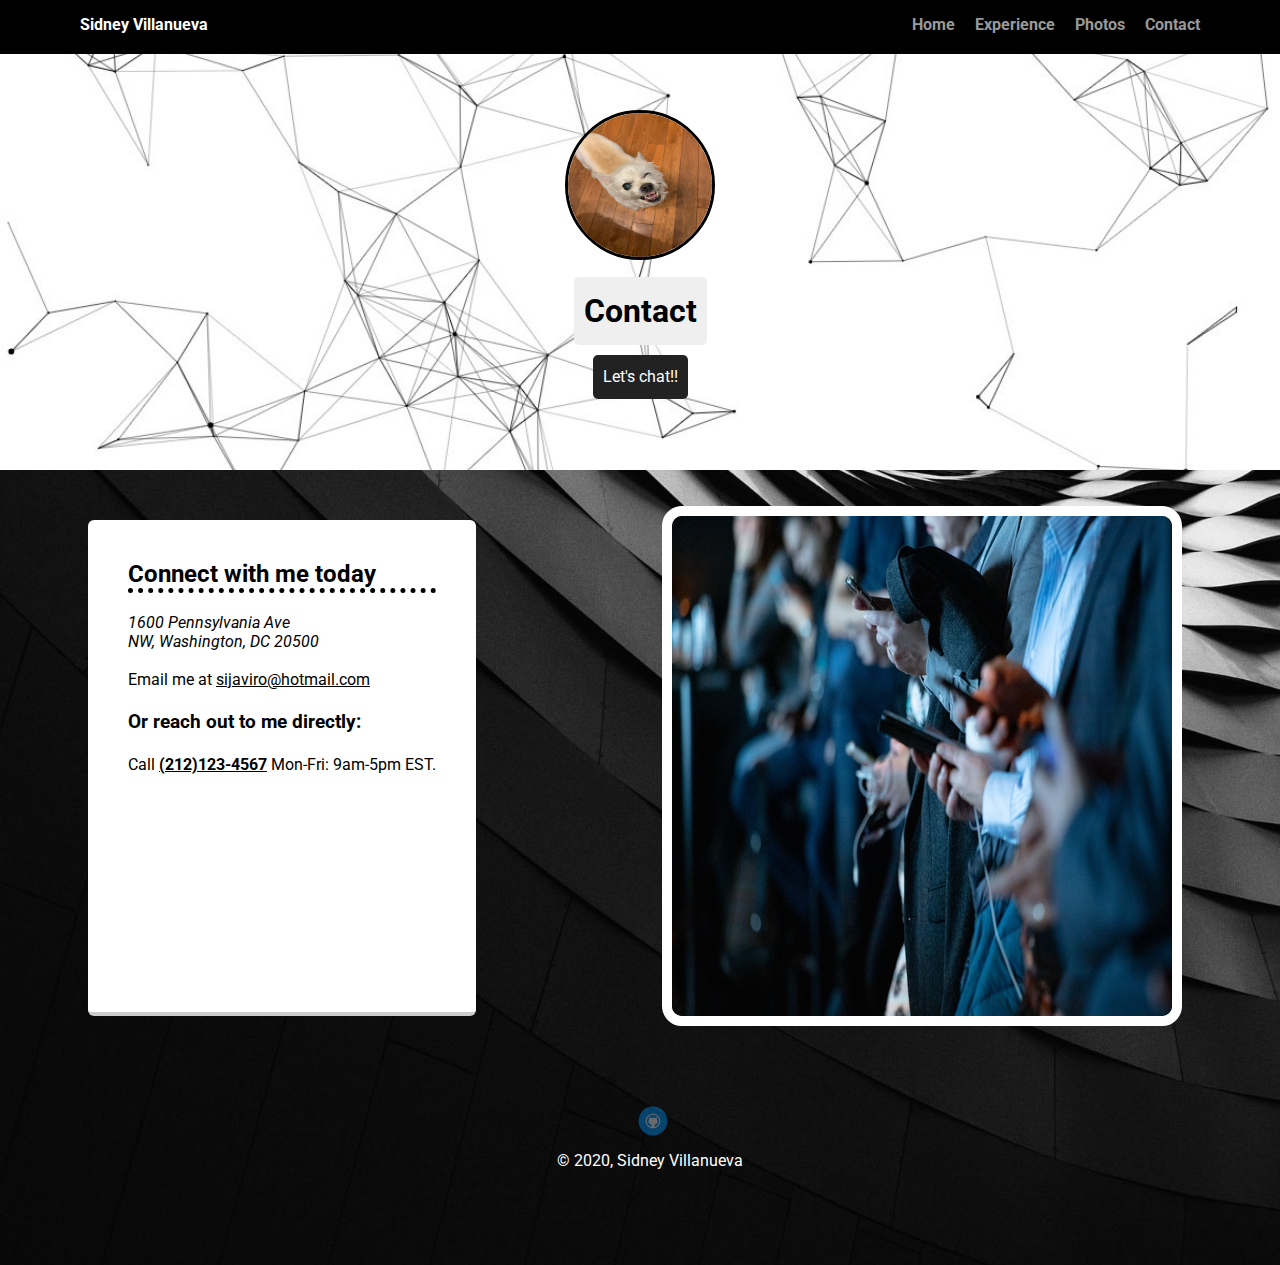
<file: contact.html>
<!Doctype html>
<html lang="en">
<head>
  <meta charset="utf-8">
  <title>Sidney Villanueva's Experience</title>
  <meta name="viewport" content="width=device-width, initial-scale=1.0">
  <link rel="stylesheet" href="styles.css">
  <link href="https://fonts.googleapis.com/css?family=Muli%7CRoboto:400,300,500,700,900" rel="stylesheet"></head>
  <body>

    <nav class="main-nav">
        <ul class="nav">
          <li class="name">Sidney Villanueva</li>
          <li><a href="index.html">Home</a></li>
          <li><a href="experience.html">Experience</a></li>
          <li><a href="photos.html">Photos</a></li>
          <li><a href="contact.html">Contact</a></li>
        </ul>
      </nav>

    <header>
      <img src="images/dandy-contact.jpg" alt="Cute Dog" class="profile-image">
      <h1 class="tag name">Contact</h1>
      <p class="tag location">Let's chat!!</p>
    </header>
 
 <main class="flex">
     <section class="card-goals">
     <h2 class="border-goals">Connect with me today</h2>
     <address>
       1600 Pennsylvania Ave <br>
       NW, Washington, DC 20500
     </address>
     <p>Email me at <a href="mailto:sijaviro@hotmail.com?subject=Let's%20get%20creative" class="email">sijaviro@hotmail.com</a></p>
     <h3>Or reach out to me directly&colon;</h3>
     <p>Call <span class="phone">(212)123-4567</span> Mon-Fri&colon; 9am-5pm EST.</p>
    
     </section>
      <figure>
        <img src="images/contact-pic.jpg"  alt="people using cellphones" class="white-border">
      </figure>

 </main>
 <!--I left this as ul because I plan on adding more links later-->
    <footer>
      <ul>
        <li><a href="https://github.com/Sidney-V" title="Sidney Villanueva's GitHub" target="_blank" class="social github">Github</a></li>
      </ul>
      <p class="copyright">&copy; 2020, Sidney Villanueva</p>
    </footer>
  </body>
  </html>
</file>
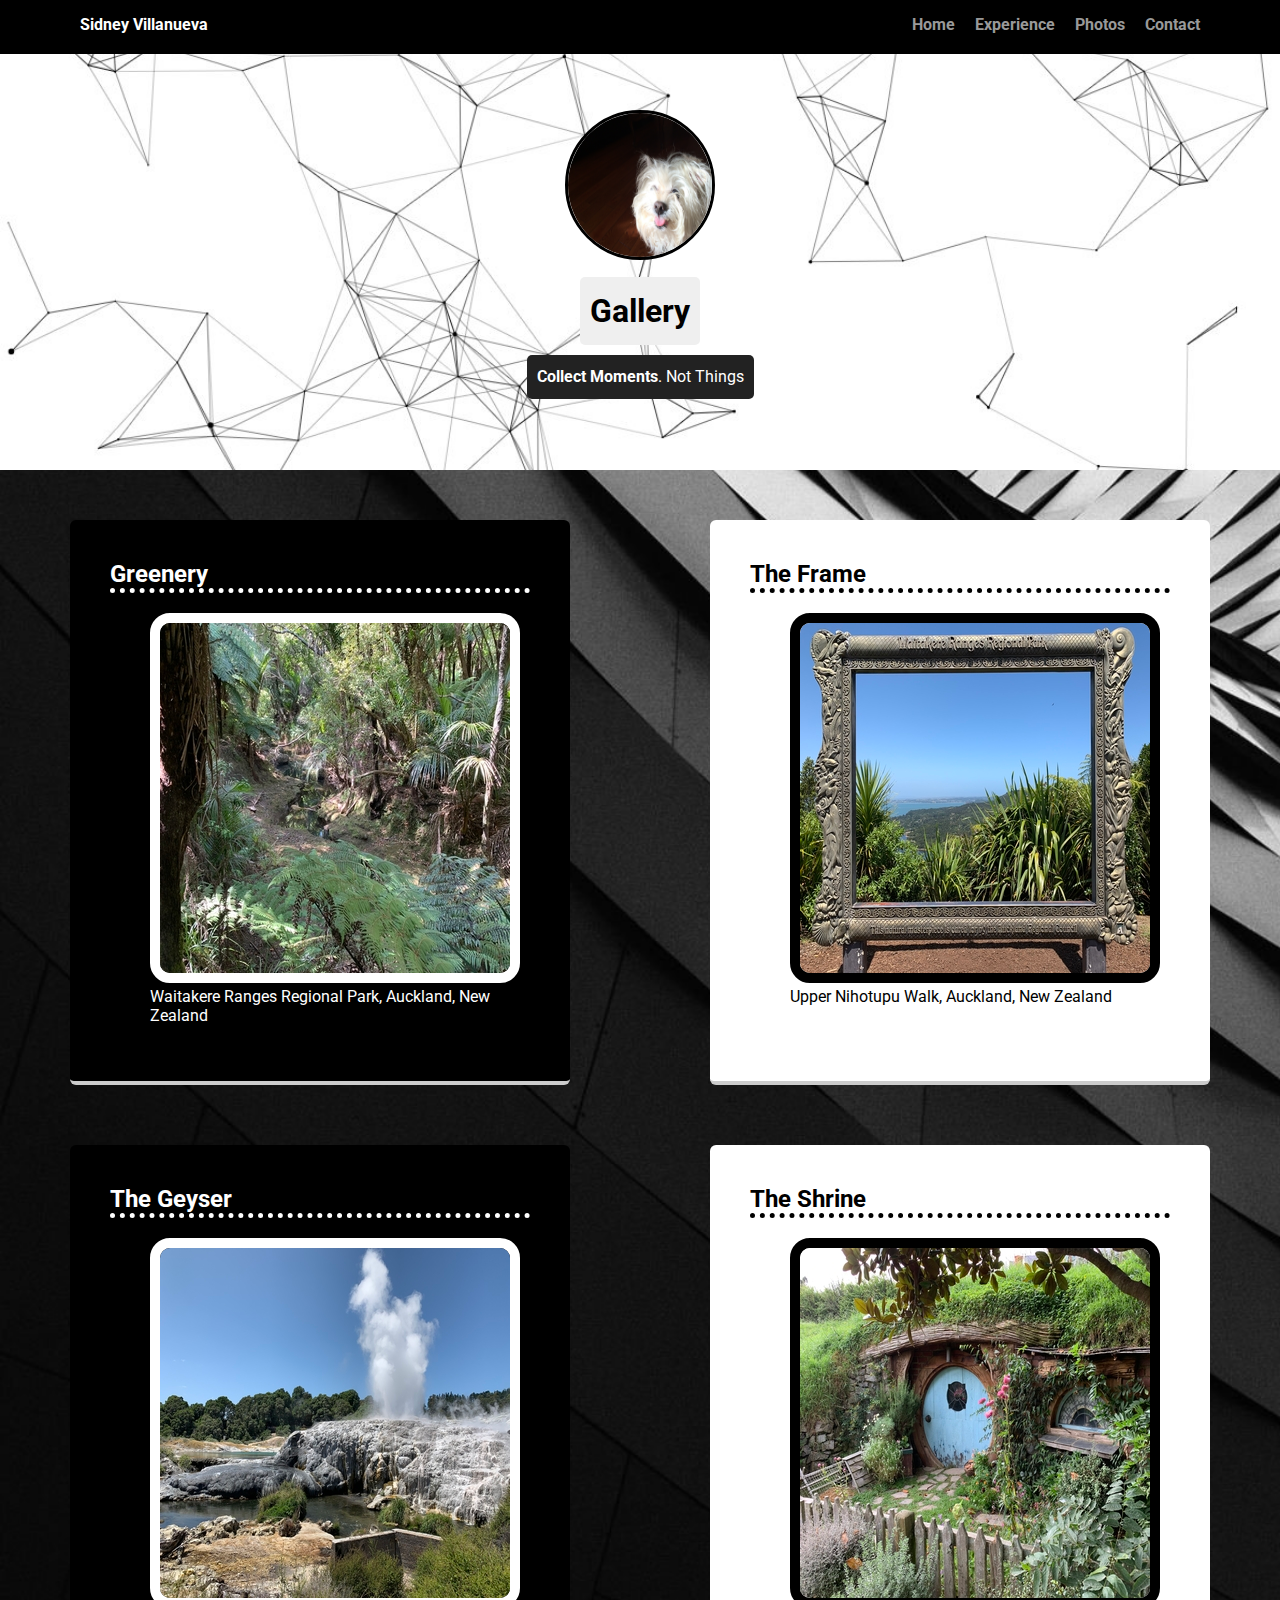
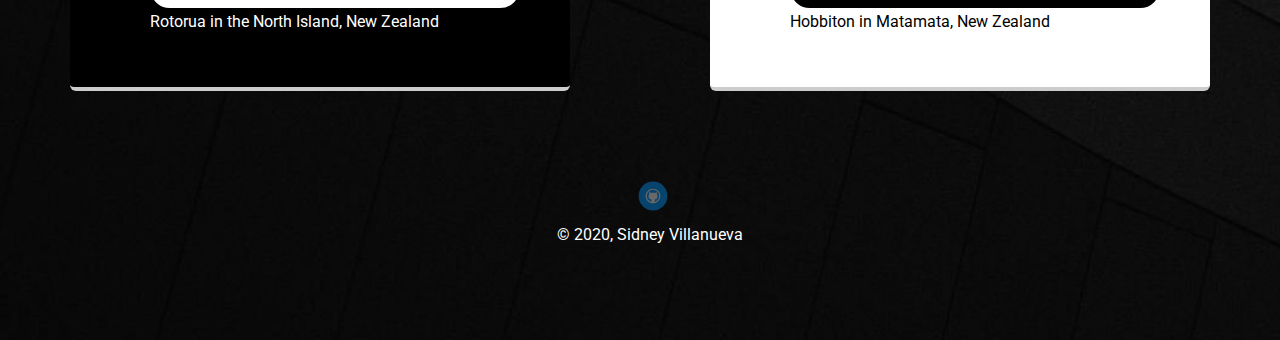
<file: photos.html>
<!Doctype html>
<html lang="en">
<head>
  <meta charset="utf-8">
  <title>Sidney Villanueva's Experience</title>
  <meta name="viewport" content="width=device-width, initial-scale=1.0">
  <link rel="stylesheet" href="styles.css">
  <link href="https://fonts.googleapis.com/css?family=Muli%7CRoboto:400,300,500,700,900" rel="stylesheet"></head>
  <body>

    <nav class="main-nav">
        <ul class="nav">
          <li class="name">Sidney Villanueva</li>
          <li><a href="index.html">Home</a></li>
          <li><a href="experience.html">Experience</a></li>
          <li><a href="photos.html">Photos</a></li>
          <li><a href="contact.html">Contact</a></li>
        </ul>
      </nav>

    <header>
      <img src="images/dandy12.jpg" alt="Cute Dog" class="profile-image">
      <h1 class="tag name">Gallery</h1>
      <p class="tag location"><strong>Collect Moments</strong>. Not Things</p>
    </header>
 
 <main class="flex wrap">
     <section class="card">
     <h2 class="card-border">Greenery</h2>
     <figure>
       <img src="images/img1.jpg" alt="Forest" class="white-border">
       <figcaption>Waitakere Ranges Regional Park, Auckland, New Zealand </figcaption>
     </figure>
    
     </section>

     <section class="card-goals">
      <h2 class="border-goals">The Frame</h2>
      <figure>
        <img src="images/img2.jpg" alt="Nihotupu upper view" class="black-border">
        <figcaption class="caption-black">Upper Nihotupu Walk, Auckland, New Zealand</figcaption>
      </figure>
     
      </section>
      
      <section class="card">
        <h2 class="card-border">The Geyser</h2>
        <figure>
          <img src="images/img3.jpg" alt="Geyser erupting" class="white-border">
          <figcaption>Rotorua in the North Island, New Zealand </figcaption>
        </figure>
       
        </section>

        <section class="card-goals">
          <h2 class="border-goals">The Shrine</h2>
          <figure>
            <img src="images/img4.jpg" alt="Hobbit house" class="black-border">
            <figcaption class="caption-black">Hobbiton in Matamata, New Zealand</figcaption>
          </figure>
         
          </section>
  
 </main>
 <!--I left this as ul because I plan on adding more links later-->
    <footer>
      <ul>
        <li><a href="https://github.com/Sidney-V" title="Sidney Villanueva's GitHub" target="_blank" class="social github">Github</a></li>
      </ul>
      <p class="copyright">&copy; 2020, Sidney Villanueva</p>
    </footer>
  </body>
  </html>
</file>
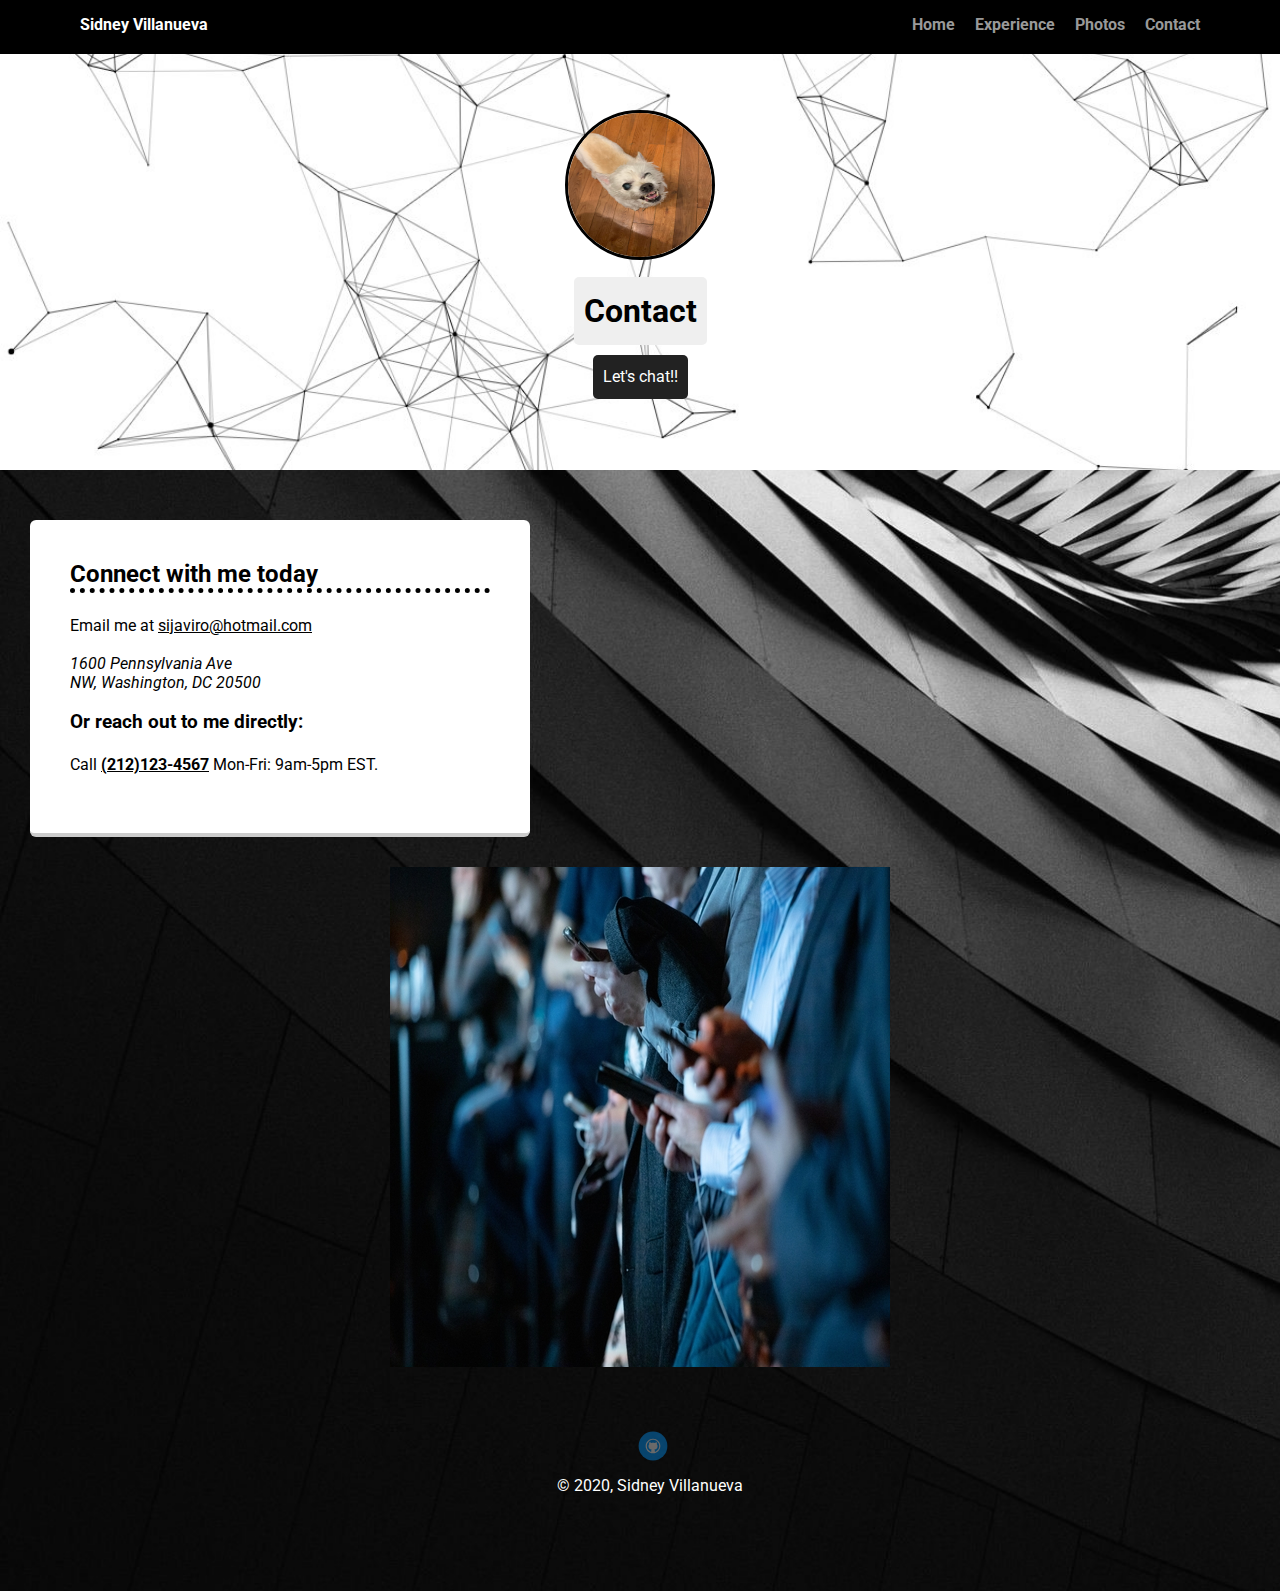
<file: contact/contact.html>
<!Doctype html>
<html lang="en">
<head>
  <meta charset="utf-8">
  <title>Sidney Villanueva's Experience</title>
  <meta name="viewport" content="width=device-width, initial-scale=1.0">
  <link rel="stylesheet" href="../styles.css">
  <link href="https://fonts.googleapis.com/css?family=Muli%7CRoboto:400,300,500,700,900" rel="stylesheet"></head>
  <body>

    <nav class="main-nav">
        <ul class="nav">
          <li class="name">Sidney Villanueva</li>
          <li><a href="../index.html">Home</a></li>
          <li><a href="../experience/experience.html">Experience</a></li>
          <li><a href="../photos/photos.html">Photos</a></li>
          <li><a href="contact.html">Contact</a></li>
        </ul>
      </nav>

    <header>
      <img src="../images/dandy-contact.jpg" alt="Cute Dog" class="profile-image">
      <h1 class="tag name">Contact</h1>
      <p class="tag location">Let's chat!!</p>
    </header>
 
 <main>
     <section class="card-goals">
     <h2 class="border-goals">Connect with me today</h2>
     <p>Email me at <a href="mailto:sijaviro@hotmail.com?subject=Let's%20get%20creative" class="email">sijaviro@hotmail.com</a></p>
     <address>
       1600 Pennsylvania Ave <br>
       NW, Washington, DC 20500
     </address>
     <h3>Or reach out to me directly&colon;</h3>
     <p>Call <span class="phone">(212)123-4567</span> Mon-Fri&colon; 9am-5pm EST.</p>
    
     </section>
      <figure>
        <img src="../images/contact-pic.jpg"  alt="people using cellphones">
      </figure>

 </main>
 <!--I left this as ul because I plan on adding more links later-->
    <footer>
      <ul>
        <li><a href="https://github.com/Sidney-V" title="Sidney Villanueva's GitHub" target="_blank" class="social github">Github</a></li>
      </ul>
      <p class="copyright">&copy; 2020, Sidney Villanueva</p>
    </footer>
  </body>
  </html>
</file>
<file: styles.css>
/* Global Layout Set-up */
* { 
  box-sizing: border-box;
}

.thumbs-up{
  list-style-type: "\1F44D";
}
  
body {
  margin: 0;
  padding: 0;
  text-align: center;
  font-family: 'Roboto', sans-serif;
  color: #222;
  background: url("images/cool-background.jpg") no-repeat;
  background-size: cover;
}
/* Link Styles */

a {
  text-decoration: none;
  color: #999;
}
a:hover {
  color: yellow;
}

/* Section Styles */

.main-nav {
  width: 100%;
  background: black;
  min-height: 30px;
  padding: 10px;
  position: fixed;
  text-align: center;
}
.nav {
  display: flex;
  justify-content: space-around;
  font-weight: 700;
  list-style-type: none;
  margin: 0 auto;
  padding: 0;
}

.nav .name {
    display: block;
    margin-right: auto;
    color: white;
}
.nav li {
  padding: 5px 10px 10px 10px;
}
.nav a {
  transition: all .5s;
}
.nav a:hover {
  color: white
}

header {
  text-align: center;
  background: url("images/lines.jpg") no-repeat top center ;
  background-size: cover;
  overflow: hidden;
  padding-top: 60px;
}
header {
  line-height: 1.5;
}
header .profile-image {
  margin-top: 50px;
  width: 150px;
  height: 150px;
  border-radius: 50%;
  border: 3px solid black;
  transition: all .5s;
}
header .profile-image:hover {
  transform: scale(1.2) rotate(360deg);
}
.tag {
  background-color: #efefef;
  color: black;
  padding: 10px;
  border-radius: 5px;
  display: table;
  margin: 10px auto;
} 
.location {
  background-color: #222;
  color: white;
}
.card {
  margin: 30px;
  padding: 20px 40px 40px;
  max-width: 500px;
  text-align: left;
  background: black;
  border-bottom: 4px solid #ccc;
  border-radius: 6px;
  transition: all .5s;
  color: white;
}

.card-border {
  border-bottom: dotted white 5px;

}

.card:hover {
  border-color:yellow;
}


.card-goals {
  margin: 30px;
  padding: 20px 40px 40px;
  max-width: 500px;
  text-align: left;
  background: white;
  border-bottom: 4px solid #ccc;
  border-radius: 6px;
  transition: all .5s;
  color: black;
}

.card-goals:hover {
  border-color:yellow;

}


.border-goals{
  border-bottom: dotted black 5px;
}



.quotes {
  margin: auto;
  padding: 20px 40px 40px;
  max-width: 500px;
  text-align: left;
  background: white;
  border-bottom: 4px solid #ccc;
  border-radius: 6px;
  transition: all .5s;
  color:black;
}

.quotes:hover {
  border-color:yellow;
}

blockquote {
  position: relative;
  /* background: #ddd; */
}

/*Got this code at https://stackoverflow.com/questions/32909991/adding-quotes-to-blockquote*/
blockquote:before {
position: absolute;
content: open-quote;
font-size: 4em;
margin-left: -0.6em;
margin-top: -0.4em;
}
blockquote:after {
position: absolute;
content: close-quote;
font-size: 4em;
bottom: 0;
right: 0;
margin-right: -0.6em;
margin-bottom: -0.8em;
}
blockquote p {
display: inline;
}
/*Got this code at https://stackoverflow.com/questions/32909991/adding-quotes-to-blockquote*/



span {
  font-weight: bold;

}


ul.skills {
  padding: 0;
  text-align: center;
}

.skills li {
  border-radius: 6px;
  display: inline-block;
  background: #ff9904;
  color: white;
  padding: 5px 10px;
  margin: 2px;
}

.skills li:nth-child(odd) {
  background: #0399ff;
}

footer {
  width: 100%;
  min-height: 30px;
  padding: 20px 0 40px 20px;
}

footer .copyright {
  top: -8px;
  font-size: .75em;
  color: white;
}

footer ul {
  list-style-type: none;
  margin: 0;
  padding: 0;
}

footer ul li {
  display: inline-block;
}

a.social {
  display: inline-block;
  text-indent: -9999px;
  margin-left: 5px;
  width: 30px;
  height: 30px;
  background-size: 30px 30px;
  opacity: .4;
  transition: all .5s;
}

a.github {
  background-image: url(images/github.svg);
}
a.social:hover {
  opacity: 1;
}
.clearfix {
  clear: both;
}

/* Styles for larger screens */
@media screen and (min-width: 720px) {
  
  .flex {
      display: -ms-flexbox;      /* TWEENER - IE 10 */
      display: flex; 
      max-width: 1800px;
      -ms-flex-pack: distribute;
      justify-content: space-around;
      margin: 0 auto;
  }

  header {
    min-height: 470px;
  }

  .nav {
    max-width: 1200px;
    padding: 0 30px;
  }


  main {
    padding-top: 20px;
  }

  main p {
    line-height: 1.6em;
  }

  footer {
    font-size: 1.3em;
    max-width: 1200px;
    margin: 40px auto;
  }

/*Experience Page Only*/

.no-decor {
  list-style-type: none;

}

.bold {
  font-weight: bold;

}

.no-margin{
  margin: 0;
}

.image-br{
  display: block;
}

figcaption{
  color:white;
}

/*Contact page only*/
.email:hover{
  color:blue ;
}

.email {
  text-decoration:underline;
  color:black;
}

.phone {
  text-decoration: underline;

}

/*Photos page only*/

.white-border{
  border: solid white 10px;
  border-radius: 20px;
}

.black-border{
  border: solid black 10px;
  border-radius: 20px;
  }

.caption-black{
  color: black;
}

.wrap {
  flex-wrap: wrap;
} 
  

}
</file>
